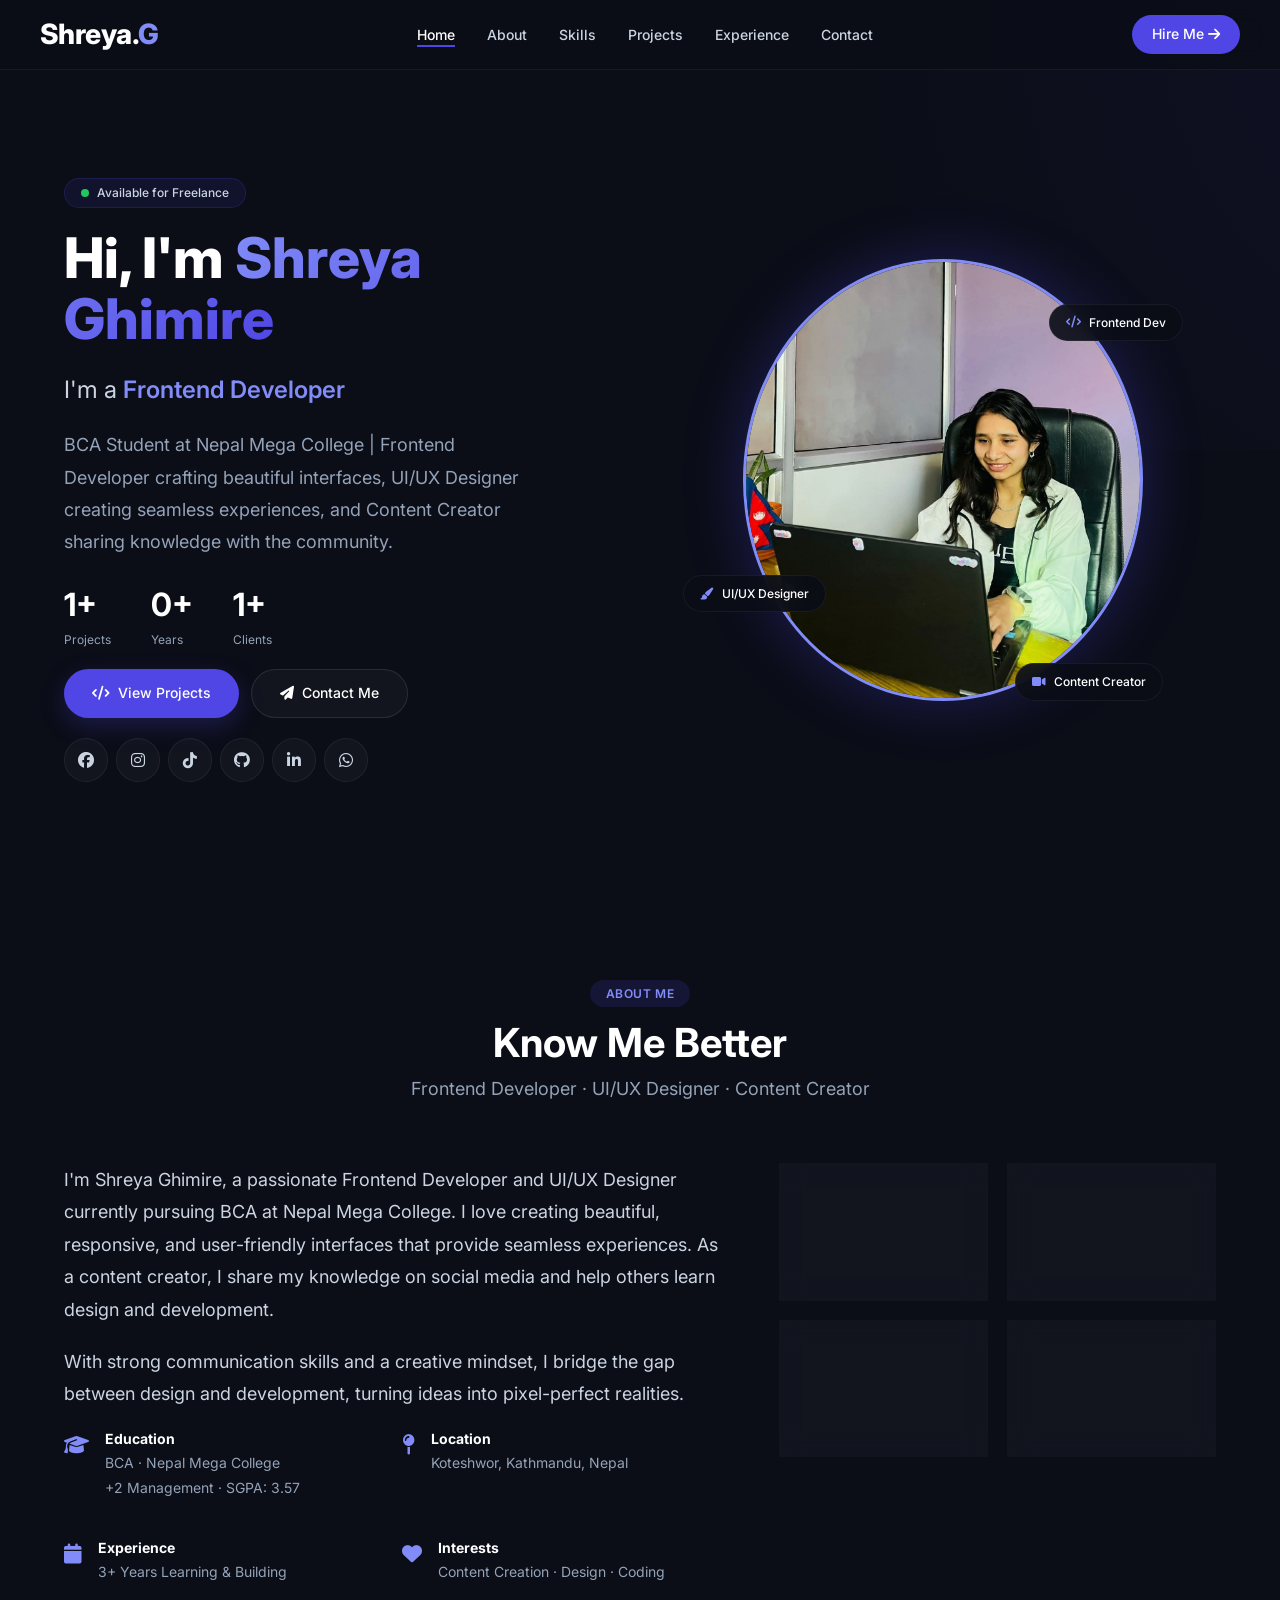
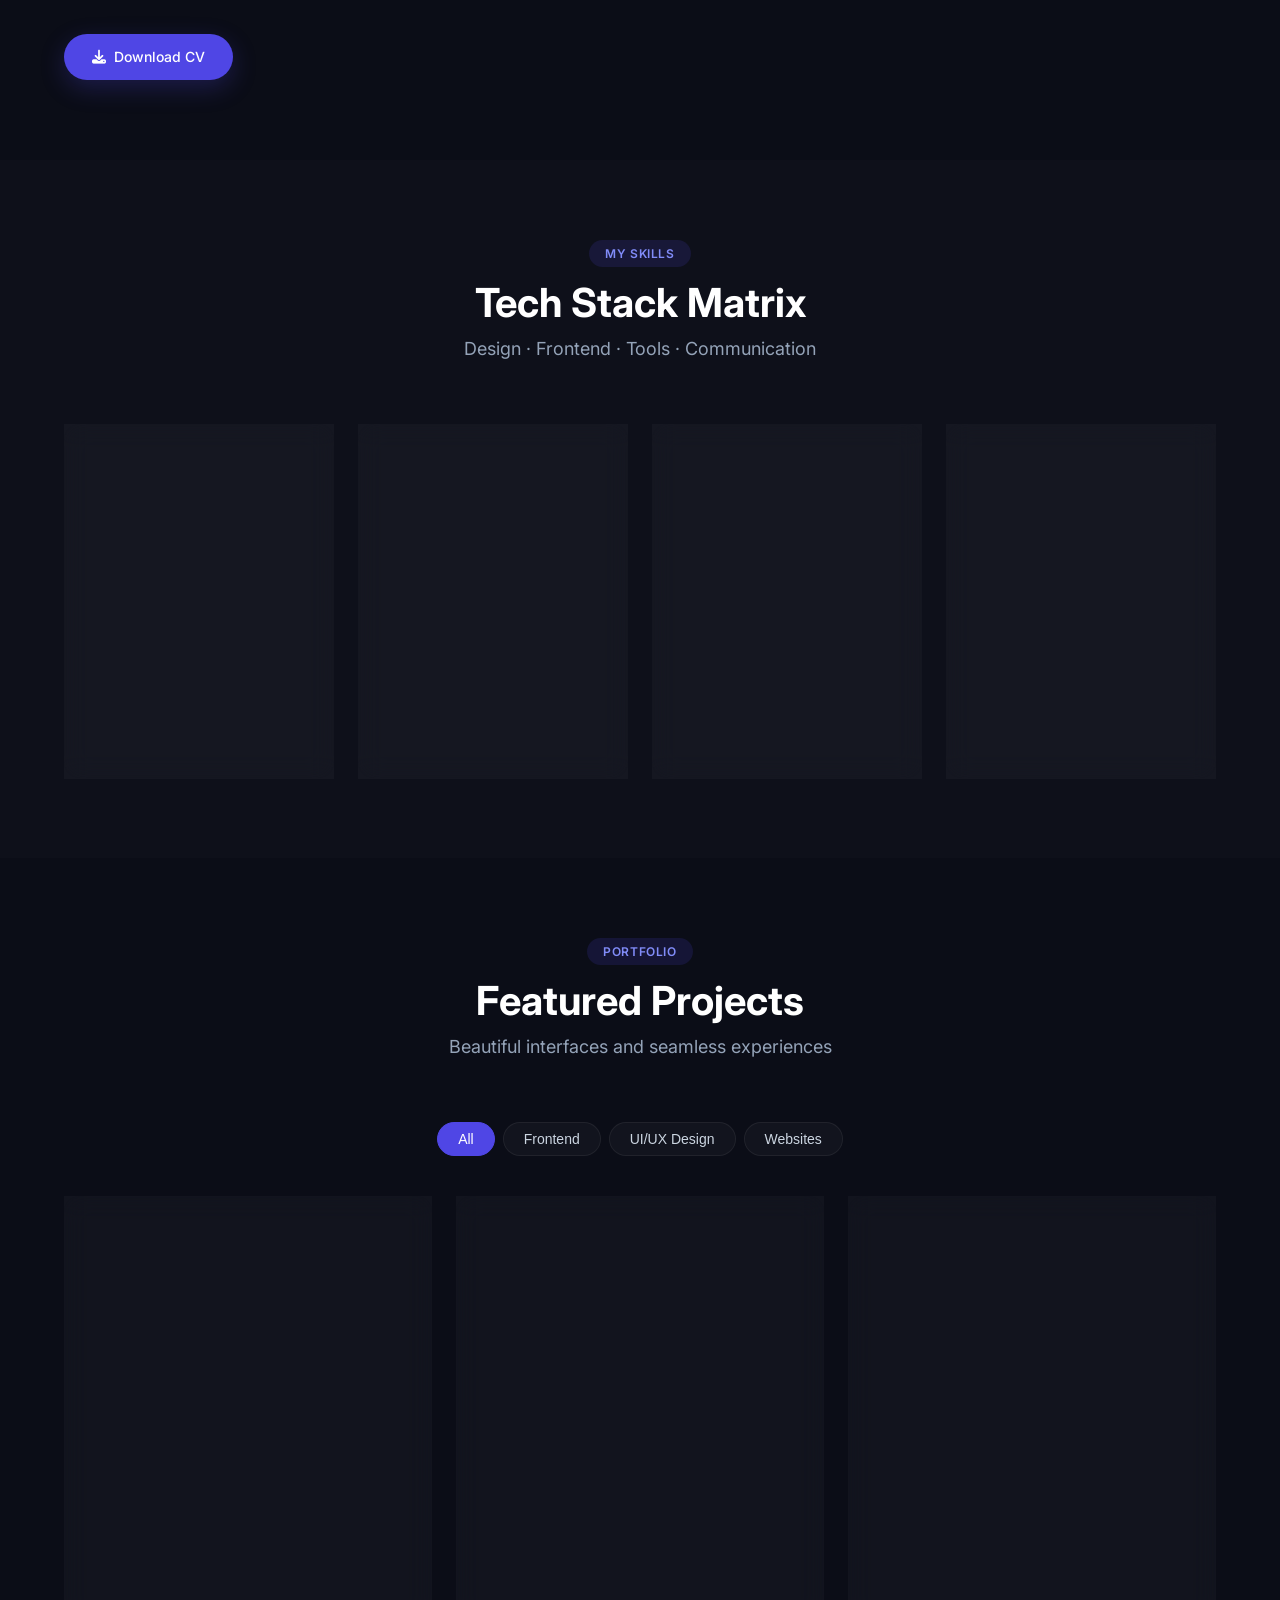
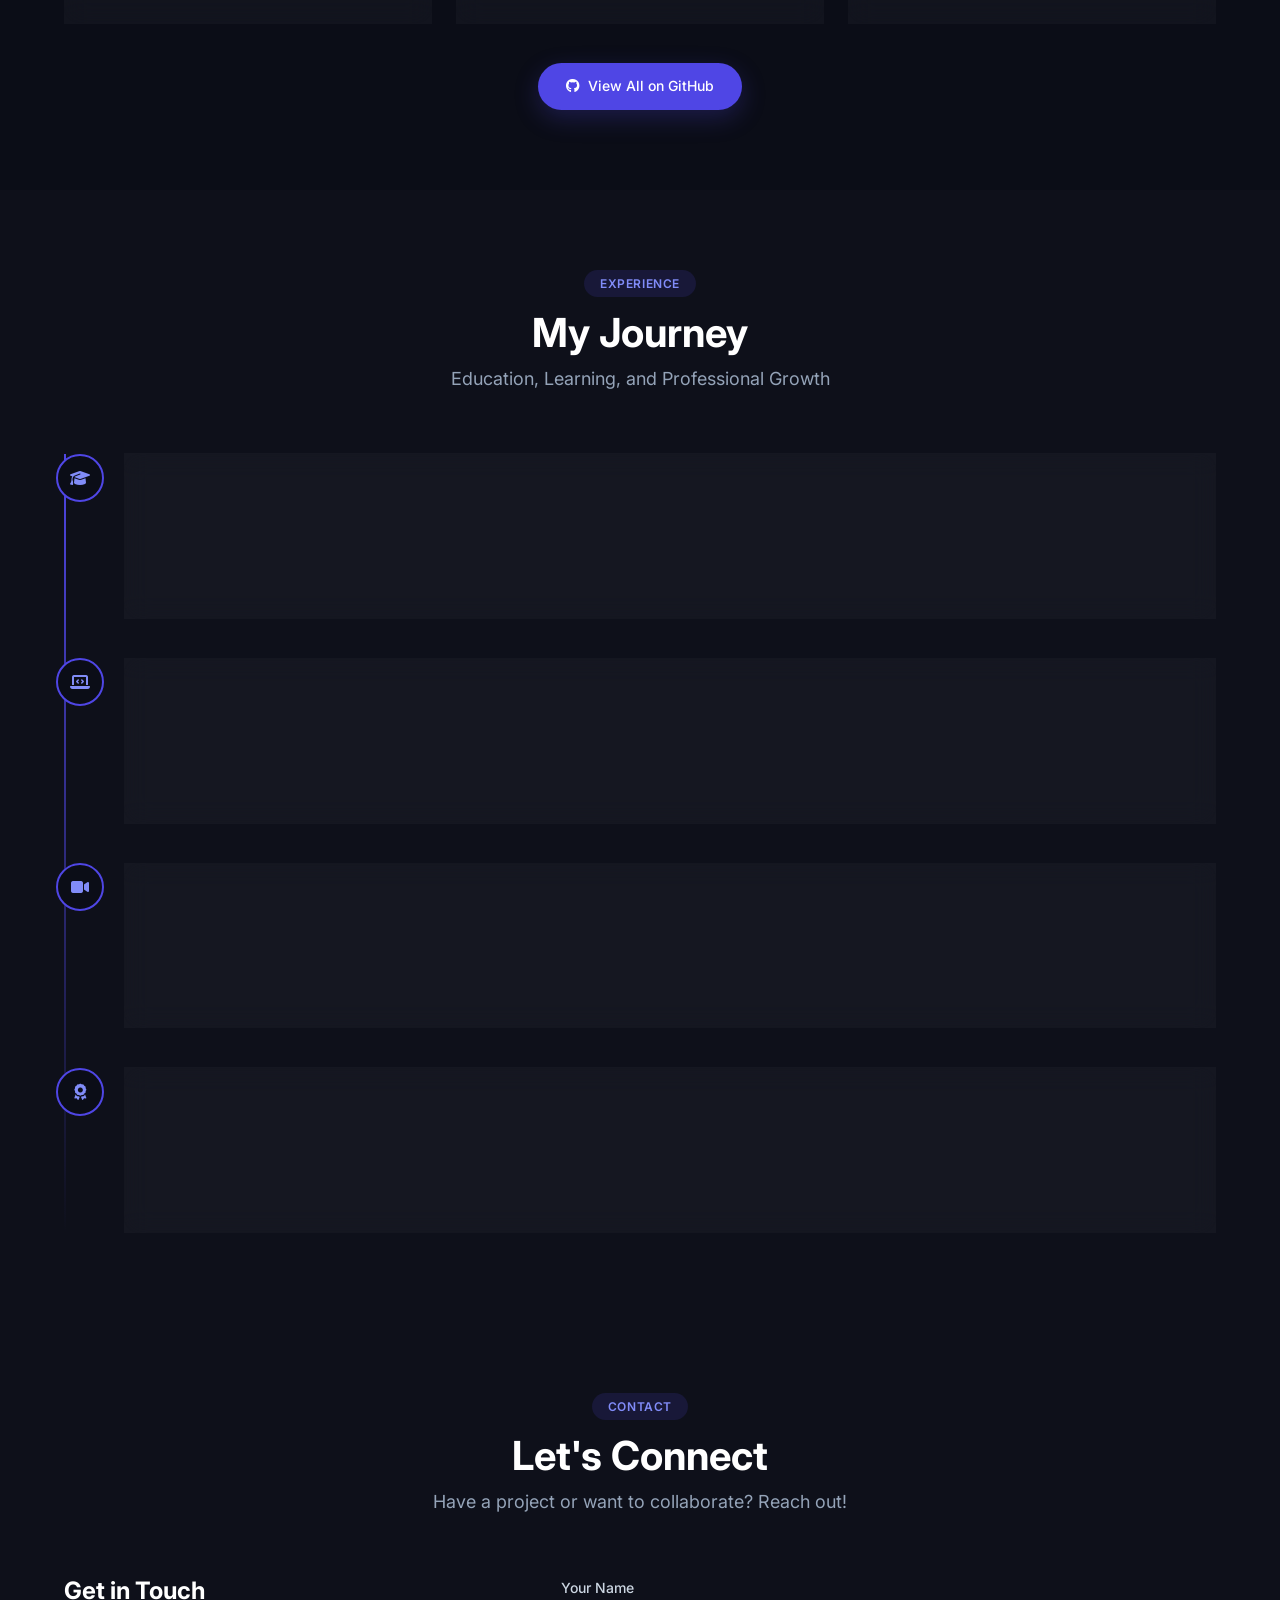
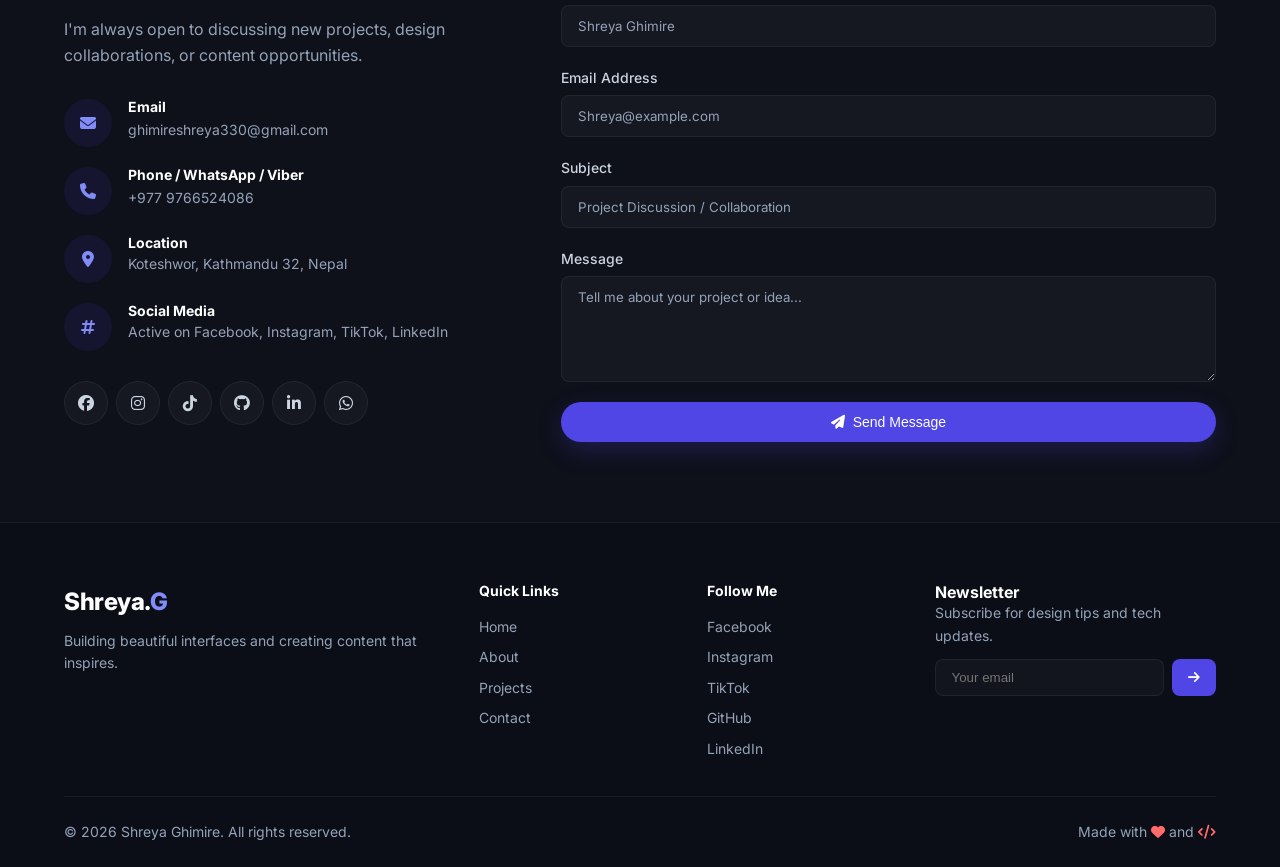
<file: index.html>
<!DOCTYPE html>
<html lang="en">
<head>
    <meta charset="UTF-8">
    <meta name="viewport" content="width=device-width, initial-scale=1.0">
    <title>Shreya.G · Frontend Developer & UI/UX Designer</title>
    <meta name="description" content="Shreya Ghimire - Frontend Developer, UI/UX Designer, Content Creator, BCA Student at Nepal Mega College">
    <meta name="keywords" content="Shreya Ghimire, Frontend Developer, UI/UX Designer, Content Creator, Nepal, BCA, Portfolio">

    <!-- Open Graph -->
    <meta property="og:title" content="Shreya.G · Frontend Developer & UI/UX Designer">
    <meta property="og:description" content="Portfolio of Shreya Ghimire - Frontend Developer, UI/UX Designer, Content Creator">
    <meta property="og:image" content="assets/images/profile.jpg">
    <meta property="og:url" content="https://shreyaghimire.com">

    <!-- Favicon -->
    <link rel="icon" type="image/x-icon" href="assets/images/icons/favicon.ico">
    <link rel="apple-touch-icon" href="assets/images/icons/apple-touch-icon.png">

    <!-- Google Fonts -->
    <link href="https://fonts.googleapis.com/css2?family=Inter:wght@300;400;500;600;700;800;900&display=swap" rel="stylesheet">

    <!-- Font Awesome -->
    <link rel="stylesheet" href="https://cdnjs.cloudflare.com/ajax/libs/font-awesome/6.5.1/css/all.min.css">

    <!-- CSS -->
    <link rel="stylesheet" href="css/style.css">
    <link rel="stylesheet" href="css/responsive.css">
</head>
<body>

<!-- ====================== HEADER ====================== -->
<header class="header" id="header">
    <nav class="navbar container">
        <a href="index.html" class="logo">Shreya.<span>G</span></a>

        <ul class="nav-menu" id="navMenu">
            <li><a href="#home" class="active">Home</a></li>
            <li><a href="#about">About</a></li>
            <li><a href="#skills">Skills</a></li>
            <li><a href="#projects">Projects</a></li>
            <li><a href="#experience">Experience</a></li>
            <li><a href="#contact">Contact</a></li>
        </ul>

        <div class="nav-actions">
            <a href="#contact" class="btn-hire">Hire Me <i class="fas fa-arrow-right"></i></a>
            <button class="hamburger" id="hamburger" aria-label="Menu">
                <span></span><span></span><span></span>
            </button>
        </div>
    </nav>
</header>

<!-- ====================== HERO ====================== -->
<section id="home" class="hero">
    <div class="container hero-grid">
        <div class="hero-content">
            <span class="hero-badge">
                <span class="dot"></span> Available for Freelance
            </span>

            <h1 class="hero-title">
                Hi, I'm <span class="highlight">Shreya Ghimire</span>
            </h1>

            <div class="hero-typed-wrapper">
                <span>I'm a </span>
                <span id="typed-text" class="typed-highlight"></span>
            </div>

            <p class="hero-desc">
                BCA Student at Nepal Mega College | Frontend Developer crafting beautiful interfaces,
                UI/UX Designer creating seamless experiences, and Content Creator sharing knowledge
                with the community.
            </p>

            <div class="hero-stats">
                <div class="stat">
                    <span class="stat-number" data-count="15">0</span>
                    <span class="stat-label">Projects</span>
                </div>
                <div class="stat">
                    <span class="stat-number" data-count="3">0</span>
                    <span class="stat-label">Years</span>
                </div>
                <div class="stat">
                    <span class="stat-number" data-count="12">0</span>
                    <span class="stat-label">Clients</span>
                </div>
            </div>

            <div class="hero-buttons">
                <a href="#projects" class="btn-primary">
                    <i class="fas fa-code"></i> View Projects
                </a>
                <a href="#contact" class="btn-secondary">
                    <i class="fas fa-paper-plane"></i> Contact Me
                </a>
            </div>

            <div class="social-icons">
                <a href="https://www.facebook.com/shreya.ghimire.845550" target="_blank"><i class="fab fa-facebook"></i></a>
                <a href="https://www.instagram.com/its_me_shreya_g/" target="_blank"><i class="fab fa-instagram"></i></a>
                <a href="https://www.tiktok.com/@its_me_shreyab" target="_blank"><i class="fab fa-tiktok"></i></a>
                <a href="https://github.com/shreyaghimire123" target="_blank"><i class="fab fa-github"></i></a>
                <a href="https://www.linkedin.com/in/shreya-ghimire-a16302411/" target="_blank"><i class="fab fa-linkedin-in"></i></a>
                <a href="https://wa.me/9779766524086" target="_blank"><i class="fab fa-whatsapp"></i></a>
            </div>
        </div>

        <div class="hero-image">
            <div class="profile-wrapper">
                <img src="assets/images/profile.jpg" alt="Shreya Ghimire" class="profile-img">
                <div class="floating-badge badge-1">
                    <i class="fas fa-code"></i> Frontend Dev
                </div>
                <div class="floating-badge badge-2">
                    <i class="fas fa-paint-brush"></i> UI/UX Designer
                </div>
                <div class="floating-badge badge-3">
                    <i class="fas fa-video"></i> Content Creator
                </div>
            </div>
        </div>
    </div>
</section>

<!-- ====================== ABOUT ====================== -->
<section id="about" class="about">
    <div class="container">
        <div class="section-header">
            <span class="tag">About Me</span>
            <h2>Know Me Better</h2>
            <p class="subtitle">Frontend Developer · UI/UX Designer · Content Creator</p>
        </div>

        <div class="about-grid">
            <div class="about-text">
                <p>
                    I'm Shreya Ghimire, a passionate Frontend Developer and UI/UX Designer currently
                    pursuing BCA at Nepal Mega College. I love creating beautiful, responsive, and
                    user-friendly interfaces that provide seamless experiences. As a content creator,
                    I share my knowledge on social media and help others learn design and development.
                </p>

                <p>
                    With strong communication skills and a creative mindset, I bridge the gap between
                    design and development, turning ideas into pixel-perfect realities.
                </p>

                <div class="about-details">
                    <div class="detail">
                        <i class="fas fa-graduation-cap"></i>
                        <div>
                            <h4>Education</h4>
                            <p>BCA · Nepal Mega College<br>+2 Management · SGPA: 3.57</p>
                        </div>
                    </div>
                    <div class="detail">
                        <i class="fas fa-map-pin"></i>
                        <div>
                            <h4>Location</h4>
                            <p>Koteshwor, Kathmandu, Nepal</p>
                        </div>
                    </div>
                    <div class="detail">
                        <i class="fas fa-calendar"></i>
                        <div>
                            <h4>Experience</h4>
                            <p>3+ Years Learning & Building</p>
                        </div>
                    </div>
                    <div class="detail">
                        <i class="fas fa-heart"></i>
                        <div>
                            <h4>Interests</h4>
                            <p>Content Creation · Design · Coding</p>
                        </div>
                    </div>
                </div>

                <a href="assets/docs/Shreya-CV.pdf" download class="btn-primary">
                    <i class="fas fa-download"></i> Download CV
                </a>
            </div>

            <div class="about-stats">
                <div class="stat-card">
                    <span class="stat-number" data-count="50">0</span>
                    <span>Projects Done</span>
                </div>
                <div class="stat-card">
                    <span class="stat-number" data-count="30">0</span>
                    <span>Happy Clients</span>
                </div>
                <div class="stat-card">
                    <span class="stat-number" data-count="10">0</span>
                    <span>Social Followers</span>
                </div>
                <div class="stat-card">
                    <span class="stat-number" data-count="100">0</span>
                    <span>Satisfaction %</span>
                </div>
            </div>
        </div>
    </div>
</section>

<!-- ====================== SKILLS ====================== -->
<section id="skills" class="skills">
    <div class="container">
        <div class="section-header">
            <span class="tag">My Skills</span>
            <h2>Tech Stack Matrix</h2>
            <p class="subtitle">Design · Frontend · Tools · Communication</p>
        </div>

        <div class="skills-grid">
            <!-- Design -->
            <div class="skill-card">
                <div class="skill-icon"><i class="fas fa-paint-brush"></i></div>
                <h3>UI/UX Design</h3>
                <ul>
                    <li><span>Figma</span><div class="bar"><div class="progress" data-width="90"></div></div></li>
                    <li><span>Adobe XD</span><div class="bar"><div class="progress" data-width="85"></div></div></li>
                    <li><span>User Research</span><div class="bar"><div class="progress" data-width="80"></div></div></li>
                    <li><span>Prototyping</span><div class="bar"><div class="progress" data-width="88"></div></div></li>
                </ul>
            </div>

            <!-- Frontend -->
            <div class="skill-card">
                <div class="skill-icon"><i class="fas fa-code"></i></div>
                <h3>Frontend Development</h3>
                <ul>
                    <li><span>HTML5 & CSS3</span><div class="bar"><div class="progress" data-width="95"></div></div></li>
                    <li><span>JavaScript ES6+</span><div class="bar"><div class="progress" data-width="85"></div></div></li>
                    <li><span>React.js</span><div class="bar"><div class="progress" data-width="75"></div></div></li>
                    <li><span>Tailwind CSS</span><div class="bar"><div class="progress" data-width="92"></div></div></li>
                </ul>
            </div>

            <!-- Tools -->
            <div class="skill-card">
                <div class="skill-icon"><i class="fas fa-tools"></i></div>
                <h3>Tools & Technologies</h3>
                <ul>
                    <li><span>Git & GitHub</span><div class="bar"><div class="progress" data-width="85"></div></div></li>
                    <li><span>VS Code</span><div class="bar"><div class="progress" data-width="90"></div></div></li>
                    <li><span>Adobe Photoshop</span><div class="bar"><div class="progress" data-width="75"></div></div></li>
                    <li><span>WordPress</span><div class="bar"><div class="progress" data-width="70"></div></div></li>
                </ul>
            </div>

            <!-- Communication -->
            <div class="skill-card">
                <div class="skill-icon"><i class="fas fa-comments"></i></div>
                <h3>Communication & Soft Skills</h3>
                <ul>
                    <li><span>Content Creation</span><div class="bar"><div class="progress" data-width="90"></div></div></li>
                    <li><span>Social Media</span><div class="bar"><div class="progress" data-width="95"></div></div></li>
                    <li><span>Public Speaking</span><div class="bar"><div class="progress" data-width="80"></div></div></li>
                    <li><span>Team Collaboration</span><div class="bar"><div class="progress" data-width="85"></div></div></li>
                </ul>
            </div>
        </div>
    </div>
</section>

<!-- ====================== PROJECTS ====================== -->
<section id="projects" class="projects">
    <div class="container">
        <div class="section-header">
            <span class="tag">Portfolio</span>
            <h2>Featured Projects</h2>
            <p class="subtitle">Beautiful interfaces and seamless experiences</p>
        </div>

        <div class="project-filters">
            <button class="filter-btn active" data-filter="all">All</button>
            <button class="filter-btn" data-filter="frontend">Frontend</button>
            <button class="filter-btn" data-filter="design">UI/UX Design</button>
            <button class="filter-btn" data-filter="website">Websites</button>
        </div>

        <div class="projects-grid" id="projectsGrid">
            <!-- Projects will be loaded via JavaScript -->
        </div>

        <div class="projects-cta">
            <a href="https://github.com/shreyaghimire123" target="_blank" class="btn-primary">
                <i class="fab fa-github"></i> View All on GitHub
            </a>
        </div>
    </div>
</section>

<!-- ====================== EXPERIENCE ====================== -->
<section id="experience" class="experience">
    <div class="container">
        <div class="section-header">
            <span class="tag">Experience</span>
            <h2>My Journey</h2>
            <p class="subtitle">Education, Learning, and Professional Growth</p>
        </div>

        <div class="timeline">
            <div class="timeline-item">
                <div class="timeline-badge"><i class="fas fa-graduation-cap"></i></div>
                <div class="timeline-content">
                    <span class="date">2022 - Present</span>
                    <h3>BCA Student</h3>
                    <p class="company">Nepal Mega College</p>
                    <p>Pursuing Bachelor in Computer Application with focus on web development, UI/UX, and software engineering.</p>
                </div>
            </div>

            <div class="timeline-item">
                <div class="timeline-badge"><i class="fas fa-laptop-code"></i></div>
                <div class="timeline-content">
                    <span class="date">2023 - Present</span>
                    <h3>Frontend Developer & UI/UX Designer</h3>
                    <p class="company">Freelance</p>
                    <p>Building responsive websites and designing user interfaces for clients across Nepal.</p>
                </div>
            </div>

            <div class="timeline-item">
                <div class="timeline-badge"><i class="fas fa-video"></i></div>
                <div class="timeline-content">
                    <span class="date">2024</span>
                    <h3>Content Creator</h3>
                    <p class="company">Social Media</p>
                    <p>Creating educational content about web development, design, and technology on YouTube, Instagram, and TikTok.</p>
                </div>
            </div>

            <div class="timeline-item">
                <div class="timeline-badge"><i class="fas fa-award"></i></div>
                <div class="timeline-content">
                    <span class="date">2023</span>
                    <h3>Academic Excellence Award</h3>
                    <p class="company">Nepal Mega College</p>
                    <p>Recognized for outstanding academic performance with SGPA of 3.57 in +2 Management.</p>
                </div>
            </div>
        </div>
    </div>
</section>

<!-- ====================== CONTACT ====================== -->
<section id="contact" class="contact">
    <div class="container">
        <div class="section-header">
            <span class="tag">Contact</span>
            <h2>Let's Connect</h2>
            <p class="subtitle">Have a project or want to collaborate? Reach out!</p>
        </div>

        <div class="contact-grid">
            <div class="contact-info">
                <h3>Get in Touch</h3>
                <p>I'm always open to discussing new projects, design collaborations, or content opportunities.</p>

                <div class="contact-details">
                    <div class="contact-item">
                        <div class="icon"><i class="fas fa-envelope"></i></div>
                        <div>
                            <h4>Email</h4>
                            <a href="mailto:ghimireshreya330@gmail.com">ghimireshreya330@gmail.com</a>
                        </div>
                    </div>
                    <div class="contact-item">
                        <div class="icon"><i class="fas fa-phone"></i></div>
                        <div>
                            <h4>Phone / WhatsApp / Viber</h4>
                            <a href="tel:9766524086">+977 9766524086</a>
                        </div>
                    </div>
                    <div class="contact-item">
                        <div class="icon"><i class="fas fa-map-marker-alt"></i></div>
                        <div>
                            <h4>Location</h4>
                            <p>Koteshwor, Kathmandu 32, Nepal</p>
                        </div>
                    </div>
                    <div class="contact-item">
                        <div class="icon"><i class="fas fa-hashtag"></i></div>
                        <div>
                            <h4>Social Media</h4>
                            <p>Active on Facebook, Instagram, TikTok, LinkedIn</p>
                        </div>
                    </div>
                </div>

                <div class="contact-social">
                    <a href="https://www.facebook.com/shreya.ghimire.845550" target="_blank"><i class="fab fa-facebook"></i></a>
                    <a href="https://www.instagram.com/its_me_shreya_g/" target="_blank"><i class="fab fa-instagram"></i></a>
                    <a href="https://www.tiktok.com/@its_me_shreyab" target="_blank"><i class="fab fa-tiktok"></i></a>
                    <a href="https://github.com/shreyaghimire123" target="_blank"><i class="fab fa-github"></i></a>
                    <a href="https://www.linkedin.com/in/shreya-ghimire-a16302411/" target="_blank"><i class="fab fa-linkedin-in"></i></a>
                    <a href="https://wa.me/9779766524086" target="_blank"><i class="fab fa-whatsapp"></i></a>
                </div>
            </div>

            <form class="contact-form" id="contactForm" action="php/contact.php" method="POST">
                <div class="form-group">
                    <label for="name">Your Name</label>
                    <input type="text" id="name" name="name" placeholder="Shreya Ghimire" required>
                </div>

                <div class="form-group">
                    <label for="email">Email Address</label>
                    <input type="email" id="email" name="email" placeholder="Shreya@example.com" required>
                </div>

                <div class="form-group">
                    <label for="subject">Subject</label>
                    <input type="text" id="subject" name="subject" placeholder="Project Discussion / Collaboration">
                </div>

                <div class="form-group">
                    <label for="message">Message</label>
                    <textarea id="message" name="message" rows="5" placeholder="Tell me about your project or idea..." required></textarea>
                </div>

                <button type="submit" class="btn-primary btn-submit">
                    <i class="fas fa-paper-plane"></i> Send Message
                </button>

                <div id="formStatus" class="form-status"></div>
            </form>
        </div>
    </div>
</section>

<!-- ====================== FOOTER ====================== -->
<footer class="footer">
    <div class="container">
        <div class="footer-grid">
            <div class="footer-brand">
                <a href="index.html" class="logo">Shreya.<span>G</span></a>
                <p>Building beautiful interfaces and creating content that inspires.</p>
            </div>

            <div class="footer-links">
                <h4>Quick Links</h4>
                <a href="#home">Home</a>
                <a href="#about">About</a>
                <a href="#projects">Projects</a>
                <a href="#contact">Contact</a>
            </div>

            <div class="footer-links">
                <h4>Follow Me</h4>
                <a href="https://www.facebook.com/shreya.ghimire.845550" target="_blank">Facebook</a>
                <a href="https://www.instagram.com/its_me_shreya_g/" target="_blank">Instagram</a>
                <a href="https://www.tiktok.com/@its_me_shreyab" target="_blank">TikTok</a>
                <a href="https://github.com/shreyaghimire123" target="_blank">GitHub</a>
                <a href="https://www.linkedin.com/in/shreya-ghimire-a16302411/" target="_blank">LinkedIn</a>
            </div>

            <div class="footer-newsletter">
                <h4>Newsletter</h4>
                <p>Subscribe for design tips and tech updates.</p>
                <form id="newsletterForm" action="php/newsletter.php" method="POST">
                    <input type="email" name="email" placeholder="Your email" required>
                    <button type="submit"><i class="fas fa-arrow-right"></i></button>
                </form>
            </div>
        </div>

        <div class="footer-bottom">
            <p>&copy; 2026 Shreya Ghimire. All rights reserved.</p>
            <p>Made with <i class="fas fa-heart"></i> and <i class="fas fa-code"></i></p>
        </div>
    </div>
</footer>

<!-- ====================== BACK TO TOP ====================== -->
<button id="backToTop" class="back-to-top">
    <i class="fas fa-arrow-up"></i>
</button>

<!-- ====================== JAVASCRIPT ====================== -->
<script src="javascript/main.js"></script>
<script src="javascript/projects.js"></script>
<script src="javascript/animation.js"></script>

</body>
</html>
</file>
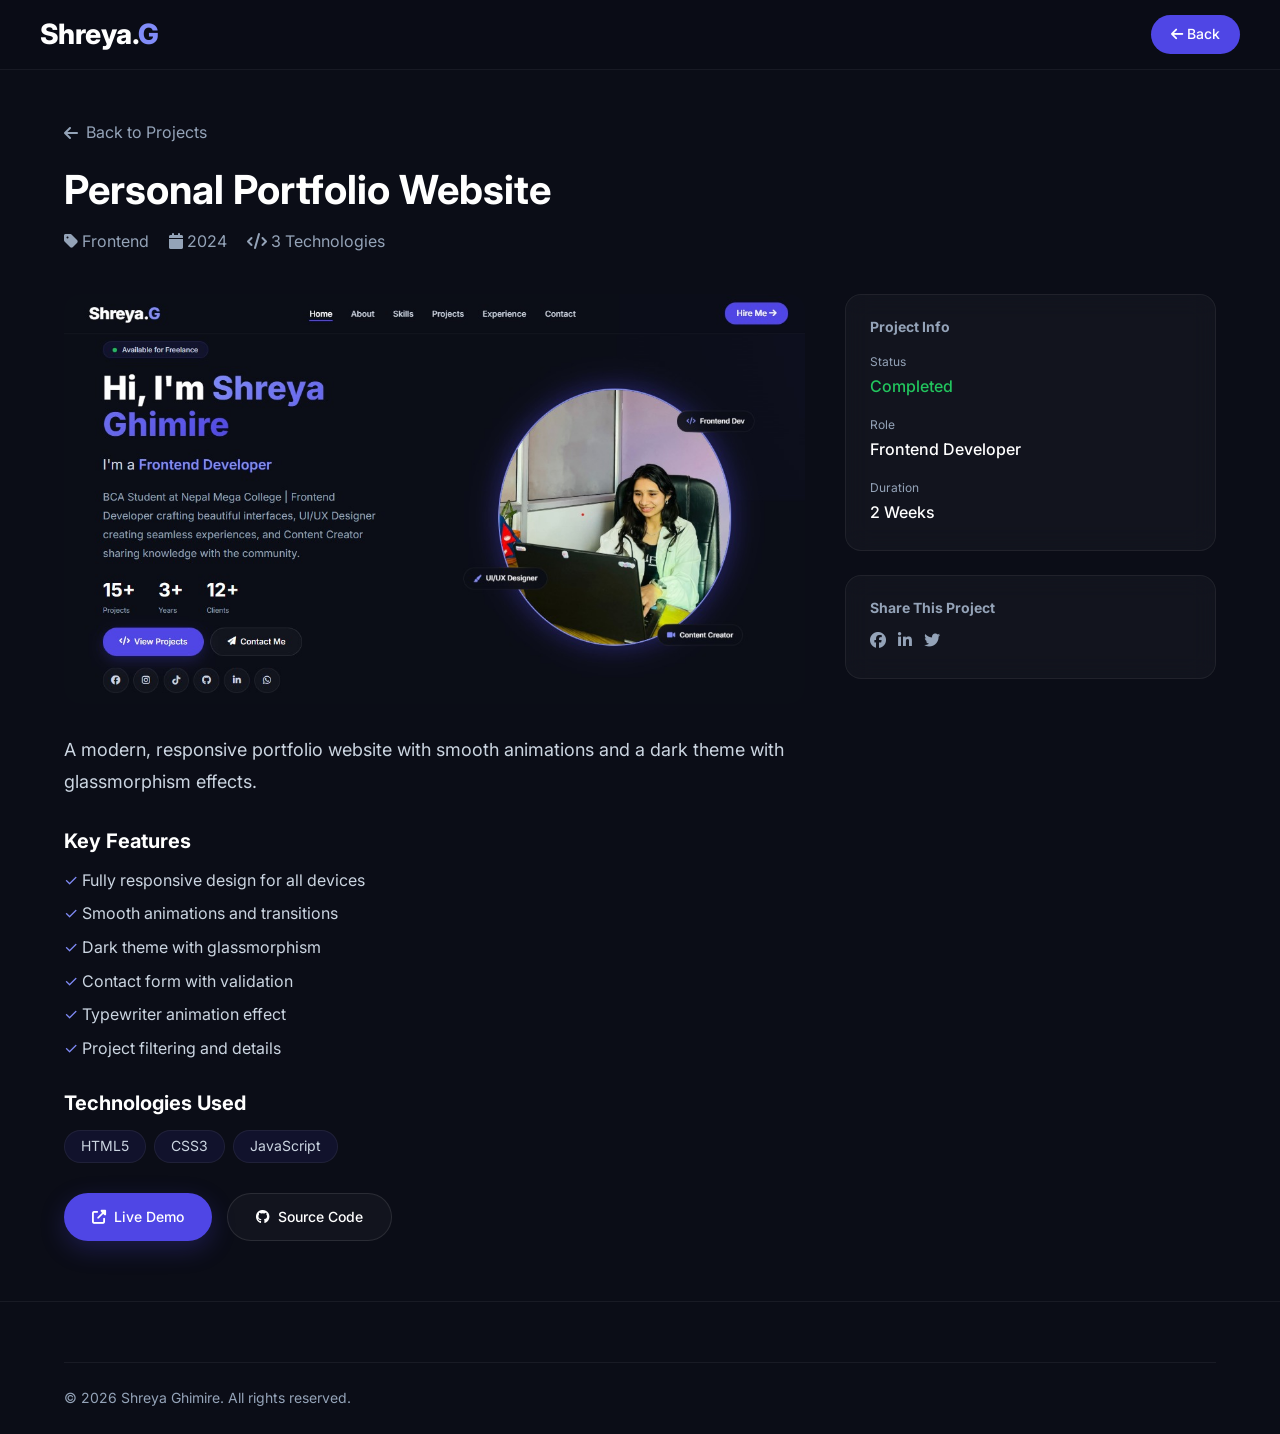
<file: project-details.html>
<!DOCTYPE html>
<html lang="en">
<head>
    <meta charset="UTF-8">
    <meta name="viewport" content="width=device-width, initial-scale=1.0">
    <title>Project Details · Shreya.G</title>
    <link href="https://fonts.googleapis.com/css2?family=Inter:wght@300;400;500;600;700;800;900&display=swap" rel="stylesheet">
    <link rel="stylesheet" href="https://cdnjs.cloudflare.com/ajax/libs/font-awesome/6.5.1/css/all.min.css">
    <link rel="stylesheet" href="css/style.css">
    <link rel="stylesheet" href="css/responsive.css">

    <style>
        .project-detail {
            padding: 120px 0 60px;
        }
        .project-detail-header {
            margin-bottom: 40px;
        }
        .back-link {
            display: inline-flex;
            align-items: center;
            gap: 8px;
            color: var(--text-muted);
            text-decoration: none;
            margin-bottom: 20px;
            transition: var(--transition);
        }
        .back-link:hover {
            color: var(--primary-light);
        }
        .project-detail-title {
            font-size: 2.5rem;
            margin-bottom: 15px;
            color: var(--text-primary);
        }
        .project-detail-meta {
            display: flex;
            flex-wrap: wrap;
            gap: 20px;
            color: var(--text-muted);
        }
        .project-detail-content {
            display: grid;
            grid-template-columns: 2fr 1fr;
            gap: 40px;
        }
        .project-detail-image {
            width: 100%;
            border-radius: 16px;
            margin-bottom: 30px;
        }
        .project-detail-description {
            font-size: 1.125rem;
            line-height: 1.8;
            color: var(--text-secondary);
            margin-bottom: 30px;
        }
        .project-features {
            margin-bottom: 30px;
        }
        .project-features h3,
        .project-tech-detail h3 {
            font-size: 1.25rem;
            margin-bottom: 15px;
            color: var(--text-primary);
        }
        .project-features ul {
            list-style: none;
            display: flex;
            flex-direction: column;
            gap: 8px;
        }
        .project-features ul li::before {
            content: '✓ ';
            color: var(--primary-light);
        }
        .tech-tags {
            display: flex;
            flex-wrap: wrap;
            gap: 8px;
        }
        .tech-tags span {
            padding: 4px 16px;
            background: rgba(79, 70, 229, 0.1);
            border: 1px solid var(--border-color);
            border-radius: 999px;
            font-size: 0.875rem;
            color: var(--text-secondary);
        }
        .project-detail-actions {
            display: flex;
            gap: 15px;
            margin-top: 30px;
            flex-wrap: wrap;
        }
        .project-sidebar {
            display: flex;
            flex-direction: column;
            gap: 24px;
        }
        .sidebar-card {
            padding: 24px;
            background: var(--bg-card);
            backdrop-filter: blur(12px);
            border: 1px solid var(--border-color);
            border-radius: 16px;
        }
        .sidebar-card h4 {
            font-size: 0.875rem;
            margin-bottom: 12px;
            color: var(--text-muted);
        }
        .sidebar-card .value {
            font-size: 1rem;
            font-weight: 500;
            color: var(--text-primary);
        }
        .sidebar-card .value.success {
            color: #22c55e;
        }

        @media (max-width: 768px) {
            .project-detail-content {
                grid-template-columns: 1fr;
            }
            .project-detail-title {
                font-size: 2rem;
            }
        }
    </style>
</head>
<body>

<header class="header" id="header">
    <nav class="navbar container">
        <a href="index.html" class="logo">Shreya.<span>G</span></a>
        <a href="index.html#projects" class="btn-hire">
            <i class="fas fa-arrow-left"></i> Back
        </a>
    </nav>
</header>

<main>
    <section class="project-detail">
        <div class="container">
            <div class="project-detail-header">
                <a href="index.html#projects" class="back-link">
                    <i class="fas fa-arrow-left"></i> Back to Projects
                </a>
                <h1 class="project-detail-title" id="projectTitle">Personal Portfolio Website</h1>
                <div class="project-detail-meta">
                    <span id="projectCategory"><i class="fas fa-tag"></i> Frontend</span>
                    <span><i class="fas fa-calendar"></i> 2024</span>
                    <span><i class="fas fa-code"></i> <span id="techCount">3</span> Technologies</span>
                </div>
            </div>

            <div class="project-detail-content">
                <div>
                    <img src="assets/images/project1.jpg" alt="Project" class="project-detail-image" id="projectImage">

                    <div class="project-detail-description" id="projectDescription">
                        A modern, responsive portfolio website with smooth animations and a dark theme with glassmorphism effects.
                    </div>

                    <div class="project-features">
                        <h3>Key Features</h3>
                        <ul id="projectFeatures">
                            <li>Fully responsive design for all devices</li>
                            <li>Smooth animations and transitions</li>
                            <li>Dark theme with glassmorphism</li>
                            <li>Contact form with validation</li>
                            <li>Typewriter animation effect</li>
                            <li>Project filtering and details</li>
                        </ul>
                    </div>

                    <div class="project-tech-detail">
                        <h3>Technologies Used</h3>
                        <div class="tech-tags" id="projectTech">
                            <span>HTML5</span>
                            <span>CSS3</span>
                            <span>JavaScript</span>
                        </div>
                    </div>

                    <div class="project-detail-actions">
                        <a href="#" class="btn-primary" id="demoLink">
                            <i class="fas fa-external-link-alt"></i> Live Demo
                        </a>
                        <a href="https://github.com/shreyaghimire123" target="_blank" class="btn-secondary" id="githubLink">
                            <i class="fab fa-github"></i> Source Code
                        </a>
                    </div>
                </div>

                <div class="project-sidebar">
                    <div class="sidebar-card">
                        <h4>Project Info</h4>
                        <div style="display:flex;flex-direction:column;gap:12px;">
                            <div>
                                <span style="color:var(--text-muted);font-size:0.75rem;">Status</span>
                                <p class="value success">Completed</p>
                            </div>
                            <div>
                                <span style="color:var(--text-muted);font-size:0.75rem;">Role</span>
                                <p class="value">Frontend Developer</p>
                            </div>
                            <div>
                                <span style="color:var(--text-muted);font-size:0.75rem;">Duration</span>
                                <p class="value">2 Weeks</p>
                            </div>
                        </div>
                    </div>

                    <div class="sidebar-card">
                        <h4>Share This Project</h4>
                        <div style="display:flex;gap:12px;">
                            <a href="https://www.facebook.com/sharer/sharer.php?u=shreyaghimire.com" target="_blank" style="color:var(--text-muted);transition:var(--transition);" onmouseover="this.style.color='#4f46e5'" onmouseout="this.style.color='var(--text-muted)'">
                                <i class="fab fa-facebook"></i>
                            </a>
                            <a href="https://www.linkedin.com/sharing/share-offsite/?url=shreyaghimire.com" target="_blank" style="color:var(--text-muted);transition:var(--transition);" onmouseover="this.style.color='#4f46e5'" onmouseout="this.style.color='var(--text-muted)'">
                                <i class="fab fa-linkedin-in"></i>
                            </a>
                            <a href="https://twitter.com/intent/tweet?url=shreyaghimire.com" target="_blank" style="color:var(--text-muted);transition:var(--transition);" onmouseover="this.style.color='#4f46e5'" onmouseout="this.style.color='var(--text-muted)'">
                                <i class="fab fa-twitter"></i>
                            </a>
                        </div>
                    </div>
                </div>
            </div>
        </div>
    </section>
</main>

<footer class="footer">
    <div class="container">
        <div class="footer-bottom">
            <p>&copy; 2026 Shreya Ghimire. All rights reserved.</p>
        </div>
    </div>
</footer>

<script>
    // Project Data - 3 PROJECTS ONLY
    const projectData = {
        1: {
            title: 'Personal Portfolio Website',
            category: 'Frontend',
            description: 'A modern, responsive portfolio website with smooth animations and a dark theme with glassmorphism effects.',
            features: [
                'Fully responsive design for all devices',
                'Smooth animations and transitions',
                'Dark theme with glassmorphism',
                'Contact form with validation',
                'Typewriter animation effect',
                'Project filtering and details'
            ],
            tech: ['HTML5', 'CSS3', 'JavaScript'],
            github: 'https://github.com/shreyaghimire123',
            demo: '#',
            image: 'assets/images/project1.jpg'
        },
        2: {
            title: 'E-Commerce Mobile App Design',
            category: 'UI/UX Design',
            description: 'Complete mobile app UI/UX design for an e-commerce platform created in Figma with interactive prototyping.',
            features: [
                'User flow and journey mapping',
                'Wireframing and low-fidelity designs',
                'High-fidelity UI design',
                'Interactive prototypes',
                'Design system and components',
                'User testing and iteration'
            ],
            tech: ['Figma', 'Adobe XD', 'Prototyping'],
            github: 'https://github.com/shreyaghimire123',
            demo: '#',
            image: 'assets/images/project2.jpg'
        },
        3: {
            title: 'Restaurant Landing Page',
            category: 'Website',
            description: 'A beautiful restaurant landing page with online menu, reservation system, and gallery section.',
            features: [
                'Online menu display',
                'Table reservation system',
                'Photo gallery',
                'Contact form',
                'Responsive design',
                'Location map integration'
            ],
            tech: ['HTML5', 'CSS3', 'JavaScript'],
            github: 'https://github.com/shreyaghimire123',
            demo: '#',
            image: 'assets/images/project3.jpg'
        }
    };

    // Get project ID from URL
    const params = new URLSearchParams(window.location.search);
    const id = params.get('id');

    if (id && projectData[id]) {
        const p = projectData[id];
        document.getElementById('projectTitle').textContent = p.title;
        document.getElementById('projectCategory').innerHTML = `<i class="fas fa-tag"></i> ${p.category}`;
        document.getElementById('projectDescription').textContent = p.description;
        document.getElementById('techCount').textContent = p.tech.length;
        document.getElementById('projectImage').src = p.image;
        document.getElementById('demoLink').href = p.demo;
        document.getElementById('githubLink').href = p.github;

        document.getElementById('projectFeatures').innerHTML = p.features.map(f => `<li>${f}</li>`).join('');
        document.getElementById('projectTech').innerHTML = p.tech.map(t => `<span>${t}</span>`).join('');
    }
</script>
</body>
</html>
</file>
<file: css/style.css>
/* ========================================
   RESET & BASE
   ======================================== */
:root {
    --primary: #4f46e5;
    --primary-light: #818cf8;
    --primary-dark: #3730a3;
    --bg-dark: #0b0d17;
    --bg-card: rgba(255, 255, 255, 0.03);
    --text-primary: #ffffff;
    --text-secondary: #cbd5e1;
    --text-muted: #94a3b8;
    --border-color: rgba(255, 255, 255, 0.06);
    --shadow: 0 8px 32px rgba(0, 0, 0, 0.3);
    --radius: 16px;
    --transition: all 0.3s cubic-bezier(0.4, 0, 0.2, 1);
}

* {
    margin: 0;
    padding: 0;
    box-sizing: border-box;
}

html {
    scroll-behavior: smooth;
}

body {
    font-family: 'Inter', -apple-system, BlinkMacSystemFont, sans-serif;
    background: var(--bg-dark);
    color: var(--text-secondary);
    line-height: 1.6;
    overflow-x: hidden;
}

img {
    max-width: 100%;
    display: block;
}

a {
    text-decoration: none;
    color: inherit;
}

.container {
    max-width: 1200px;
    margin: 0 auto;
    padding: 0 24px;
}

/* ========================================
   TYPOGRAPHY
   ======================================== */
h1, h2, h3, h4, h5, h6 {
    color: var(--text-primary);
    font-weight: 700;
    line-height: 1.2;
}

.highlight {
    background: linear-gradient(135deg, var(--primary-light), var(--primary));
    -webkit-background-clip: text;
    -webkit-text-fill-color: transparent;
    background-clip: text;
}

/* ========================================
   BUTTONS
   ======================================== */
.btn-primary, .btn-secondary {
    display: inline-flex;
    align-items: center;
    gap: 8px;
    padding: 12px 28px;
    border-radius: 9999px;
    font-weight: 500;
    font-size: 0.875rem;
    transition: var(--transition);
    border: none;
    cursor: pointer;
    text-decoration: none;
}

.btn-primary {
    background: var(--primary);
    color: #fff;
    box-shadow: 0 8px 24px rgba(79, 70, 229, 0.25);
}

.btn-primary:hover {
    background: var(--primary-light);
    transform: translateY(-2px);
    box-shadow: 0 12px 32px rgba(79, 70, 229, 0.4);
}

.btn-secondary {
    background: rgba(255, 255, 255, 0.03);
    color: var(--text-primary);
    border: 1px solid rgba(255, 255, 255, 0.1);
}

.btn-secondary:hover {
    background: rgba(255, 255, 255, 0.08);
    transform: translateY(-2px);
}

/* ========================================
   NAVIGATION
   ======================================== */
.header {
    position: fixed;
    top: 0;
    left: 0;
    width: 100%;
    z-index: 1000;
    background: rgba(11, 13, 23, 0.85);
    backdrop-filter: blur(12px);
    -webkit-backdrop-filter: blur(12px);
    border-bottom: 1px solid var(--border-color);
    transition: var(--transition);
}

.header.scrolled {
    background: rgba(11, 13, 23, 0.95);
    box-shadow: var(--shadow);
}

.navbar {
    display: flex;
    align-items: center;
    justify-content: space-between;
    padding: 12px 0;
}

.logo {
    font-size: 1.75rem;
    font-weight: 800;
    color: var(--text-primary);
    letter-spacing: -0.02em;
}

.logo span {
    color: var(--primary-light);
}

.nav-menu {
    display: flex;
    align-items: center;
    gap: 32px;
    list-style: none;
}

.nav-menu a {
    color: var(--text-secondary);
    font-size: 0.875rem;
    font-weight: 500;
    transition: var(--transition);
    position: relative;
}

.nav-menu a::after {
    content: '';
    position: absolute;
    bottom: -4px;
    left: 0;
    width: 0;
    height: 2px;
    background: var(--primary);
    transition: var(--transition);
}

.nav-menu a:hover,
.nav-menu a.active {
    color: var(--text-primary);
}

.nav-menu a:hover::after,
.nav-menu a.active::after {
    width: 100%;
}

.nav-actions {
    display: flex;
    align-items: center;
    gap: 16px;
}

.btn-hire {
    padding: 8px 20px;
    background: var(--primary);
    color: #fff;
    border-radius: 9999px;
    font-size: 0.875rem;
    font-weight: 500;
    transition: var(--transition);
}

.btn-hire:hover {
    background: var(--primary-light);
    transform: translateY(-2px);
    box-shadow: 0 8px 24px rgba(79, 70, 229, 0.3);
}

.hamburger {
    display: none;
    flex-direction: column;
    gap: 4px;
    background: none;
    border: none;
    cursor: pointer;
    padding: 4px;
}

.hamburger span {
    display: block;
    width: 24px;
    height: 2px;
    background: var(--text-primary);
    transition: var(--transition);
}

.hamburger.active span:nth-child(1) {
    transform: rotate(45deg) translate(4px, 4px);
}
.hamburger.active span:nth-child(2) {
    opacity: 0;
}
.hamburger.active span:nth-child(3) {
    transform: rotate(-45deg) translate(4px, -4px);
}

/* ========================================
   SECTION HEADERS
   ======================================== */
.section-header {
    text-align: center;
    margin-bottom: 60px;
}

.tag {
    display: inline-block;
    padding: 4px 16px;
    background: rgba(79, 70, 229, 0.15);
    color: var(--primary-light);
    border-radius: 9999px;
    font-size: 0.75rem;
    font-weight: 600;
    text-transform: uppercase;
    letter-spacing: 0.05em;
    margin-bottom: 12px;
}

.section-header h2 {
    font-size: 2.5rem;
    margin-bottom: 8px;
}

.subtitle {
    color: var(--text-muted);
    font-size: 1.125rem;
}

/* ========================================
   HERO
   ======================================== */
.hero {
    padding: 120px 0 60px;
    min-height: 100vh;
    display: flex;
    align-items: center;
    position: relative;
    overflow: hidden;
}

.hero::before {
    content: '';
    position: absolute;
    top: -50%;
    right: -50%;
    width: 100%;
    height: 100%;
    background: radial-gradient(circle at 70% 50%, rgba(79, 70, 229, 0.08), transparent 70%);
    pointer-events: none;
}

.hero-grid {
    display: grid;
    grid-template-columns: 1fr 1fr;
    gap: 60px;
    align-items: center;
    position: relative;
    z-index: 1;
}

.hero-content {
    display: flex;
    flex-direction: column;
    gap: 20px;
}

.hero-badge {
    display: inline-flex;
    align-items: center;
    gap: 8px;
    padding: 4px 16px;
    background: rgba(79, 70, 229, 0.1);
    border: 1px solid rgba(79, 70, 229, 0.2);
    border-radius: 9999px;
    font-size: 0.75rem;
    font-weight: 500;
    width: fit-content;
}

.dot {
    display: inline-block;
    width: 8px;
    height: 8px;
    background: #22c55e;
    border-radius: 50%;
    animation: pulse 2s infinite;
}

@keyframes pulse {
    0%, 100% { opacity: 1; transform: scale(1); }
    50% { opacity: 0.5; transform: scale(0.8); }
}

.hero-title {
    font-size: 3.5rem;
    font-weight: 800;
    line-height: 1.1;
}

.hero-typed-wrapper {
    font-size: 1.5rem;
}

.typed-highlight {
    color: var(--primary-light);
    font-weight: 600;
}

.hero-desc {
    font-size: 1.125rem;
    color: var(--text-muted);
    max-width: 480px;
    line-height: 1.8;
}

.hero-stats {
    display: flex;
    gap: 40px;
}

.stat {
    display: flex;
    flex-direction: column;
}

.stat-number {
    font-size: 2rem;
    font-weight: 700;
    color: var(--text-primary);
}

.stat-label {
    font-size: 0.75rem;
    color: var(--text-muted);
}

.hero-buttons {
    display: flex;
    gap: 12px;
    flex-wrap: wrap;
}

.social-icons {
    display: flex;
    gap: 8px;
}

.social-icons a {
    width: 44px;
    height: 44px;
    display: inline-flex;
    align-items: center;
    justify-content: center;
    border-radius: 50%;
    background: rgba(255, 255, 255, 0.03);
    border: 1px solid var(--border-color);
    color: var(--text-secondary);
    transition: var(--transition);
}

.social-icons a:hover {
    background: rgba(79, 70, 229, 0.15);
    border-color: var(--primary-light);
    color: var(--primary-light);
    transform: translateY(-3px);
}

/* Hero Image */
.profile-wrapper {
    position: relative;
    max-width: 400px;
    margin: 0 auto;
}

.profile-img {
    width: 100%;
    border-radius: 50%;
    border: 3px solid var(--primary-light);
    box-shadow: 0 0 60px rgba(79, 70, 229, 0.3);
    animation: neonPulse 3s ease-in-out infinite;
}

@keyframes neonPulse {
    0%, 100% { box-shadow: 0 0 20px rgba(79, 70, 229, 0.2); }
    50% { box-shadow: 0 0 60px rgba(79, 70, 229, 0.6); }
}

.floating-badge {
    position: absolute;
    padding: 8px 16px;
    background: rgba(11, 13, 23, 0.9);
    backdrop-filter: blur(12px);
    border: 1px solid var(--border-color);
    border-radius: 9999px;
    font-size: 0.75rem;
    font-weight: 500;
    color: var(--text-primary);
    display: flex;
    align-items: center;
    gap: 8px;
    animation: float 3s ease-in-out infinite;
}

.floating-badge i {
    color: var(--primary-light);
}

.badge-1 { top: 10%; right: -10%; animation-delay: 0s; }
.badge-2 { bottom: 20%; left: -15%; animation-delay: 1s; }
.badge-3 { bottom: 0; right: -5%; animation-delay: 2s; }

@keyframes float {
    0%, 100% { transform: translateY(0); }
    50% { transform: translateY(-10px); }
}

/* ========================================
   ABOUT
   ======================================== */
.about {
    padding: 80px 0;
}

.about-grid {
    display: grid;
    grid-template-columns: 3fr 2fr;
    gap: 60px;
    align-items: start;
}

.about-text p {
    font-size: 1.125rem;
    line-height: 1.8;
    margin-bottom: 20px;
}

.about-details {
    display: grid;
    grid-template-columns: 1fr 1fr;
    gap: 20px;
    margin-bottom: 30px;
}

.detail {
    display: flex;
    gap: 16px;
    align-items: flex-start;
}

.detail i {
    font-size: 1.25rem;
    color: var(--primary-light);
    margin-top: 4px;
}

.detail h4 {
    font-size: 0.875rem;
    margin-bottom: 2px;
}

.detail p {
    font-size: 0.875rem;
    color: var(--text-muted);
}

.about-stats {
    display: grid;
    grid-template-columns: 1fr 1fr;
    gap: 20px;
}

.stat-card {
    padding: 24px;
    background: var(--bg-card);
    backdrop-filter: blur(12px);
    border: 1px solid var(--border-color);
    border-radius: var(--radius);
    text-align: center;
    transition: var(--transition);
}

.stat-card:hover {
    transform: translateY(-4px);
    border-color: var(--primary-light);
}

.stat-card .stat-number {
    font-size: 2.5rem;
}

.stat-card span:last-child {
    display: block;
    font-size: 0.875rem;
    color: var(--text-muted);
}

/* ========================================
   SKILLS
   ======================================== */
.skills {
    padding: 80px 0;
    background: rgba(255, 255, 255, 0.01);
}

.skills-grid {
    display: grid;
    grid-template-columns: repeat(auto-fit, minmax(250px, 1fr));
    gap: 24px;
}

.skill-card {
    padding: 28px;
    background: var(--bg-card);
    backdrop-filter: blur(12px);
    border: 1px solid var(--border-color);
    border-radius: var(--radius);
    transition: var(--transition);
}

.skill-card:hover {
    transform: translateY(-4px);
    border-color: var(--primary-light);
}

.skill-icon {
    font-size: 2rem;
    color: var(--primary-light);
    margin-bottom: 16px;
}

.skill-card h3 {
    font-size: 1.125rem;
    margin-bottom: 20px;
}

.skill-card ul {
    list-style: none;
    display: flex;
    flex-direction: column;
    gap: 12px;
}

.skill-card ul li {
    display: flex;
    flex-direction: column;
    gap: 4px;
}

.skill-card ul li span {
    font-size: 0.875rem;
}

.bar {
    width: 100%;
    height: 6px;
    background: rgba(255, 255, 255, 0.05);
    border-radius: 9999px;
    overflow: hidden;
}

.progress {
    height: 100%;
    background: linear-gradient(90deg, var(--primary), var(--primary-light));
    border-radius: 9999px;
    width: 0;
    transition: width 1s ease;
}

/* ========================================
   PROJECTS
   ======================================== */
.projects {
    padding: 80px 0;
}

.project-filters {
    display: flex;
    flex-wrap: wrap;
    justify-content: center;
    gap: 8px;
    margin-bottom: 40px;
}

.filter-btn {
    padding: 8px 20px;
    background: rgba(255, 255, 255, 0.03);
    border: 1px solid var(--border-color);
    border-radius: 9999px;
    color: var(--text-secondary);
    font-size: 0.875rem;
    cursor: pointer;
    transition: var(--transition);
}

.filter-btn:hover,
.filter-btn.active {
    background: var(--primary);
    color: #fff;
    border-color: var(--primary);
}

.projects-grid {
    display: grid;
    grid-template-columns: repeat(auto-fill, minmax(340px, 1fr));
    gap: 24px;
}

.project-card {
    background: var(--bg-card);
    backdrop-filter: blur(12px);
    border: 1px solid var(--border-color);
    border-radius: var(--radius);
    overflow: hidden;
    transition: var(--transition);
}

.project-card:hover {
    transform: translateY(-8px);
    border-color: var(--primary-light);
    box-shadow: var(--shadow);
}

.project-image {
    position: relative;
    overflow: hidden;
    aspect-ratio: 16/9;
}

.project-image img {
    width: 100%;
    height: 100%;
    object-fit: cover;
    transition: var(--transition);
}

.project-card:hover .project-image img {
    transform: scale(1.05);
}

.project-overlay {
    position: absolute;
    inset: 0;
    background: rgba(11, 13, 23, 0.8);
    backdrop-filter: blur(8px);
    display: flex;
    align-items: center;
    justify-content: center;
    opacity: 0;
    transition: var(--transition);
}

.project-card:hover .project-overlay {
    opacity: 1;
}

.btn-view {
    padding: 10px 24px;
    background: var(--primary);
    color: #fff;
    border-radius: 9999px;
    font-size: 0.875rem;
    font-weight: 500;
    transition: var(--transition);
}

.btn-view:hover {
    background: var(--primary-light);
    transform: scale(1.05);
}

.project-info {
    padding: 20px;
}

.project-tag {
    display: inline-block;
    padding: 2px 12px;
    background: rgba(79, 70, 229, 0.15);
    color: var(--primary-light);
    border-radius: 9999px;
    font-size: 0.75rem;
    font-weight: 500;
    margin-bottom: 8px;
}

.project-info h3 {
    font-size: 1.125rem;
    margin-bottom: 8px;
}

.project-info p {
    font-size: 0.875rem;
    color: var(--text-muted);
    margin-bottom: 12px;
}

.project-tech {
    display: flex;
    flex-wrap: wrap;
    gap: 6px;
    margin-bottom: 12px;
}

.project-tech span {
    padding: 2px 12px;
    background: rgba(255, 255, 255, 0.03);
    border: 1px solid var(--border-color);
    border-radius: 9999px;
    font-size: 0.75rem;
}

.project-links {
    display: flex;
    gap: 16px;
}

.project-link {
    color: var(--text-secondary);
    font-size: 0.875rem;
    transition: var(--transition);
    display: inline-flex;
    align-items: center;
    gap: 4px;
}

.project-link:hover {
    color: var(--primary-light);
}

.projects-cta {
    text-align: center;
    margin-top: 40px;
}

/* ========================================
   EXPERIENCE / TIMELINE
   ======================================== */
.experience {
    padding: 80px 0;
    background: rgba(255, 255, 255, 0.01);
}

.timeline {
    position: relative;
    padding-left: 32px;
}

.timeline::before {
    content: '';
    position: absolute;
    left: 0;
    top: 0;
    bottom: 0;
    width: 2px;
    background: linear-gradient(to bottom, var(--primary), transparent);
}

.timeline-item {
    position: relative;
    padding: 0 0 40px 28px;
}

.timeline-item:last-child {
    padding-bottom: 0;
}

.timeline-badge {
    position: absolute;
    left: -40px;
    top: 0;
    width: 48px;
    height: 48px;
    background: var(--bg-dark);
    border: 2px solid var(--primary);
    border-radius: 50%;
    display: flex;
    align-items: center;
    justify-content: center;
    color: var(--primary-light);
}

.timeline-content {
    background: var(--bg-card);
    backdrop-filter: blur(12px);
    border: 1px solid var(--border-color);
    border-radius: var(--radius);
    padding: 24px;
    transition: var(--transition);
}

.timeline-content:hover {
    border-color: var(--primary-light);
}

.date {
    display: inline-block;
    padding: 2px 12px;
    background: rgba(79, 70, 229, 0.15);
    color: var(--primary-light);
    border-radius: 9999px;
    font-size: 0.75rem;
    font-weight: 500;
    margin-bottom: 8px;
}

.timeline-content h3 {
    font-size: 1.125rem;
    margin-bottom: 4px;
}

.company {
    color: var(--text-muted);
    font-size: 0.875rem;
    margin-bottom: 8px;
}

/* ========================================
   TESTIMONIALS
   ======================================== */
.testimonials {
    padding: 80px 0;
}

.testimonials-grid {
    display: grid;
    grid-template-columns: repeat(auto-fit, minmax(300px, 1fr));
    gap: 24px;
}

.testimonial-card {
    padding: 28px;
    background: var(--bg-card);
    backdrop-filter: blur(12px);
    border: 1px solid var(--border-color);
    border-radius: var(--radius);
    transition: var(--transition);
}

.testimonial-card:hover {
    transform: translateY(-4px);
    border-color: var(--primary-light);
}

.stars {
    color: #f59e0b;
    margin-bottom: 12px;
}

.testimonial-card p {
    font-style: italic;
    margin-bottom: 16px;
}

.author {
    display: flex;
    align-items: center;
    gap: 12px;
}

.author img {
    width: 48px;
    height: 48px;
    border-radius: 50%;
    object-fit: cover;
}

.author h4 {
    font-size: 0.875rem;
}

.author span {
    font-size: 0.75rem;
    color: var(--text-muted);
}

/* ========================================
   CONTACT
   ======================================== */
.contact {
    padding: 80px 0;
    background: rgba(255, 255, 255, 0.01);
}

.contact-grid {
    display: grid;
    grid-template-columns: 1fr 1.5fr;
    gap: 60px;
}

.contact-info h3 {
    font-size: 1.5rem;
    margin-bottom: 12px;
}

.contact-info > p {
    color: var(--text-muted);
    margin-bottom: 30px;
}

.contact-details {
    display: flex;
    flex-direction: column;
    gap: 20px;
    margin-bottom: 30px;
}

.contact-item {
    display: flex;
    gap: 16px;
    align-items: flex-start;
}

.contact-item .icon {
    width: 48px;
    height: 48px;
    min-width: 48px;
    background: rgba(79, 70, 229, 0.1);
    border-radius: 50%;
    display: flex;
    align-items: center;
    justify-content: center;
    color: var(--primary-light);
}

.contact-item h4 {
    font-size: 0.875rem;
    margin-bottom: 2px;
}

.contact-item a,
.contact-item p {
    font-size: 0.875rem;
    color: var(--text-muted);
}

.contact-item a:hover {
    color: var(--primary-light);
}

.contact-social {
    display: flex;
    gap: 8px;
}

.contact-social a {
    width: 44px;
    height: 44px;
    display: inline-flex;
    align-items: center;
    justify-content: center;
    border-radius: 50%;
    background: rgba(255, 255, 255, 0.03);
    border: 1px solid var(--border-color);
    color: var(--text-secondary);
    transition: var(--transition);
}

.contact-social a:hover {
    background: rgba(79, 70, 229, 0.15);
    border-color: var(--primary-light);
    color: var(--primary-light);
    transform: translateY(-3px);
}

/* Contact Form */
.contact-form {
    display: flex;
    flex-direction: column;
    gap: 20px;
}

.form-group {
    display: flex;
    flex-direction: column;
    gap: 6px;
}

.form-group label {
    font-size: 0.875rem;
    font-weight: 500;
}

.form-group input,
.form-group textarea {
    padding: 12px 16px;
    background: rgba(255, 255, 255, 0.03);
    border: 1px solid var(--border-color);
    border-radius: 8px;
    color: var(--text-primary);
    font-family: inherit;
    transition: var(--transition);
}

.form-group input:focus,
.form-group textarea:focus {
    outline: none;
    border-color: var(--primary-light);
    box-shadow: 0 0 0 3px rgba(79, 70, 229, 0.1);
}

.form-group input::placeholder,
.form-group textarea::placeholder {
    color: var(--text-muted);
}

.btn-submit {
    width: 100%;
    justify-content: center;
}

.form-status {
    padding: 12px;
    border-radius: 8px;
    font-size: 0.875rem;
    display: none;
}

.form-status.success {
    display: block;
    background: rgba(34, 197, 94, 0.1);
    color: #22c55e;
    border: 1px solid rgba(34, 197, 94, 0.2);
}

.form-status.error {
    display: block;
    background: rgba(239, 68, 68, 0.1);
    color: #ef4444;
    border: 1px solid rgba(239, 68, 68, 0.2);
}

/* ========================================
   FOOTER
   ======================================== */
.footer {
    padding: 60px 0 24px;
    border-top: 1px solid var(--border-color);
}

.footer-grid {
    display: grid;
    grid-template-columns: 2fr 1fr 1fr 1.5fr;
    gap: 40px;
    margin-bottom: 32px;
}

.footer-brand .logo {
    font-size: 1.5rem;
}

.footer-brand p {
    font-size: 0.875rem;
    color: var(--text-muted);
    margin-top: 8px;
}

.footer-links h4 {
    font-size: 0.875rem;
    margin-bottom: 12px;
}

.footer-links a {
    display: block;
    color: var(--text-muted);
    font-size: 0.875rem;
    padding: 4px 0;
    transition: var(--transition);
}

.footer-links a:hover {
    color: var(--primary-light);
}

.footer-newsletter p {
    font-size: 0.875rem;
    color: var(--text-muted);
    margin-bottom: 12px;
}

.footer-newsletter form {
    display: flex;
    gap: 8px;
}

.footer-newsletter input {
    flex: 1;
    padding: 10px 16px;
    background: rgba(255, 255, 255, 0.03);
    border: 1px solid var(--border-color);
    border-radius: 8px;
    color: var(--text-primary);
}

.footer-newsletter input:focus {
    outline: none;
    border-color: var(--primary-light);
}

.footer-newsletter button {
    padding: 10px 16px;
    background: var(--primary);
    border: none;
    border-radius: 8px;
    color: #fff;
    cursor: pointer;
    transition: var(--transition);
}

.footer-newsletter button:hover {
    background: var(--primary-light);
}

.footer-bottom {
    display: flex;
    justify-content: space-between;
    align-items: center;
    padding-top: 24px;
    border-top: 1px solid var(--border-color);
    font-size: 0.875rem;
    color: var(--text-muted);
}

.footer-bottom i {
    color: #ff6b6b;
}

/* ========================================
   BACK TO TOP
   ======================================== */
.back-to-top {
    position: fixed;
    bottom: 24px;
    right: 24px;
    width: 48px;
    height: 48px;
    background: var(--primary);
    color: #fff;
    border: none;
    border-radius: 50%;
    font-size: 1.25rem;
    cursor: pointer;
    transition: var(--transition);
    opacity: 0;
    visibility: hidden;
    z-index: 999;
}

.back-to-top.visible {
    opacity: 1;
    visibility: visible;
}

.back-to-top:hover {
    background: var(--primary-light);
    transform: translateY(-4px);
    box-shadow: 0 8px 24px rgba(79, 70, 229, 0.3);
}
</file>
<file: css/responsive.css>
/* ========================================
   RESPONSIVE DESIGN
   ======================================== */

/* ===== TABLETS & SMALL LAPTOPS ===== */
@media (max-width: 1024px) {
    .hero-grid {
        grid-template-columns: 1fr;
        text-align: center;
    }

    .hero-content {
        align-items: center;
    }

    .hero-desc {
        max-width: 100%;
    }

    .hero-stats {
        justify-content: center;
    }

    .hero-buttons {
        justify-content: center;
    }

    .hero-title {
        font-size: 2.8rem;
    }

    .about-grid {
        grid-template-columns: 1fr;
    }

    .contact-grid {
        grid-template-columns: 1fr;
    }

    .footer-grid {
        grid-template-columns: 1fr 1fr;
    }
}

/* ===== MOBILE DEVICES ===== */
@media (max-width: 768px) {
    /* Navigation */
    .nav-menu {
        display: none;
        position: absolute;
        top: 100%;
        left: 0;
        right: 0;
        background: rgba(11, 13, 23, 0.98);
        backdrop-filter: blur(12px);
        padding: 24px;
        flex-direction: column;
        gap: 16px;
        border-bottom: 1px solid var(--border-color);
    }

    .nav-menu.active {
        display: flex;
    }

    .hamburger {
        display: flex;
    }

    .btn-hire {
        display: none;
    }

    /* Hero */
    .hero {
        padding: 100px 0 40px;
    }

    .hero-title {
        font-size: 2.2rem;
    }

    .hero-typed-wrapper {
        font-size: 1.2rem;
    }

    .hero-stats {
        gap: 20px;
    }

    .stat-number {
        font-size: 1.5rem;
    }

    /* Profile Image */
    .profile-wrapper {
        max-width: 280px;
    }

    .floating-badge {
        font-size: 0.6rem;
        padding: 4px 10px;
    }

    .badge-1 { top: 5%; right: -5%; }
    .badge-2 { bottom: 15%; left: -10%; }
    .badge-3 { display: none; }

    /* Sections */
    .section-header h2 {
        font-size: 2rem;
    }

    .about-details {
        grid-template-columns: 1fr;
    }

    .about-stats {
        grid-template-columns: 1fr 1fr;
    }

    .skills-grid {
        grid-template-columns: 1fr 1fr;
    }

    .projects-grid {
        grid-template-columns: 1fr;
    }

    .testimonials-grid {
        grid-template-columns: 1fr;
    }

    /* Footer */
    .footer-grid {
        grid-template-columns: 1fr;
        gap: 24px;
    }

    .footer-bottom {
        flex-direction: column;
        gap: 8px;
        text-align: center;
    }

    .footer-newsletter form {
        flex-direction: column;
    }
}

/* ===== SMALL MOBILE ===== */
@media (max-width: 480px) {
    .hero-title {
        font-size: 1.8rem;
    }

    .hero-typed-wrapper {
        font-size: 1rem;
    }

    .hero-desc {
        font-size: 0.95rem;
    }

    .hero-stats {
        gap: 12px;
    }

    .stat-number {
        font-size: 1.2rem;
    }

    .stat-label {
        font-size: 0.65rem;
    }

    .hero-buttons {
        flex-direction: column;
        width: 100%;
    }

    .hero-buttons .btn-primary,
    .hero-buttons .btn-secondary {
        width: 100%;
        justify-content: center;
    }

    .social-icons a {
        width: 38px;
        height: 38px;
        font-size: 0.875rem;
    }

    .profile-wrapper {
        max-width: 220px;
    }

    .section-header h2 {
        font-size: 1.6rem;
    }

    .skills-grid {
        grid-template-columns: 1fr;
    }

    .about-stats {
        grid-template-columns: 1fr 1fr;
    }

    .stat-card {
        padding: 16px;
    }

    .stat-card .stat-number {
        font-size: 1.8rem;
    }

    .contact-details {
        gap: 12px;
    }

    .contact-item .icon {
        width: 40px;
        height: 40px;
        min-width: 40px;
        font-size: 0.875rem;
    }
}
</file>
